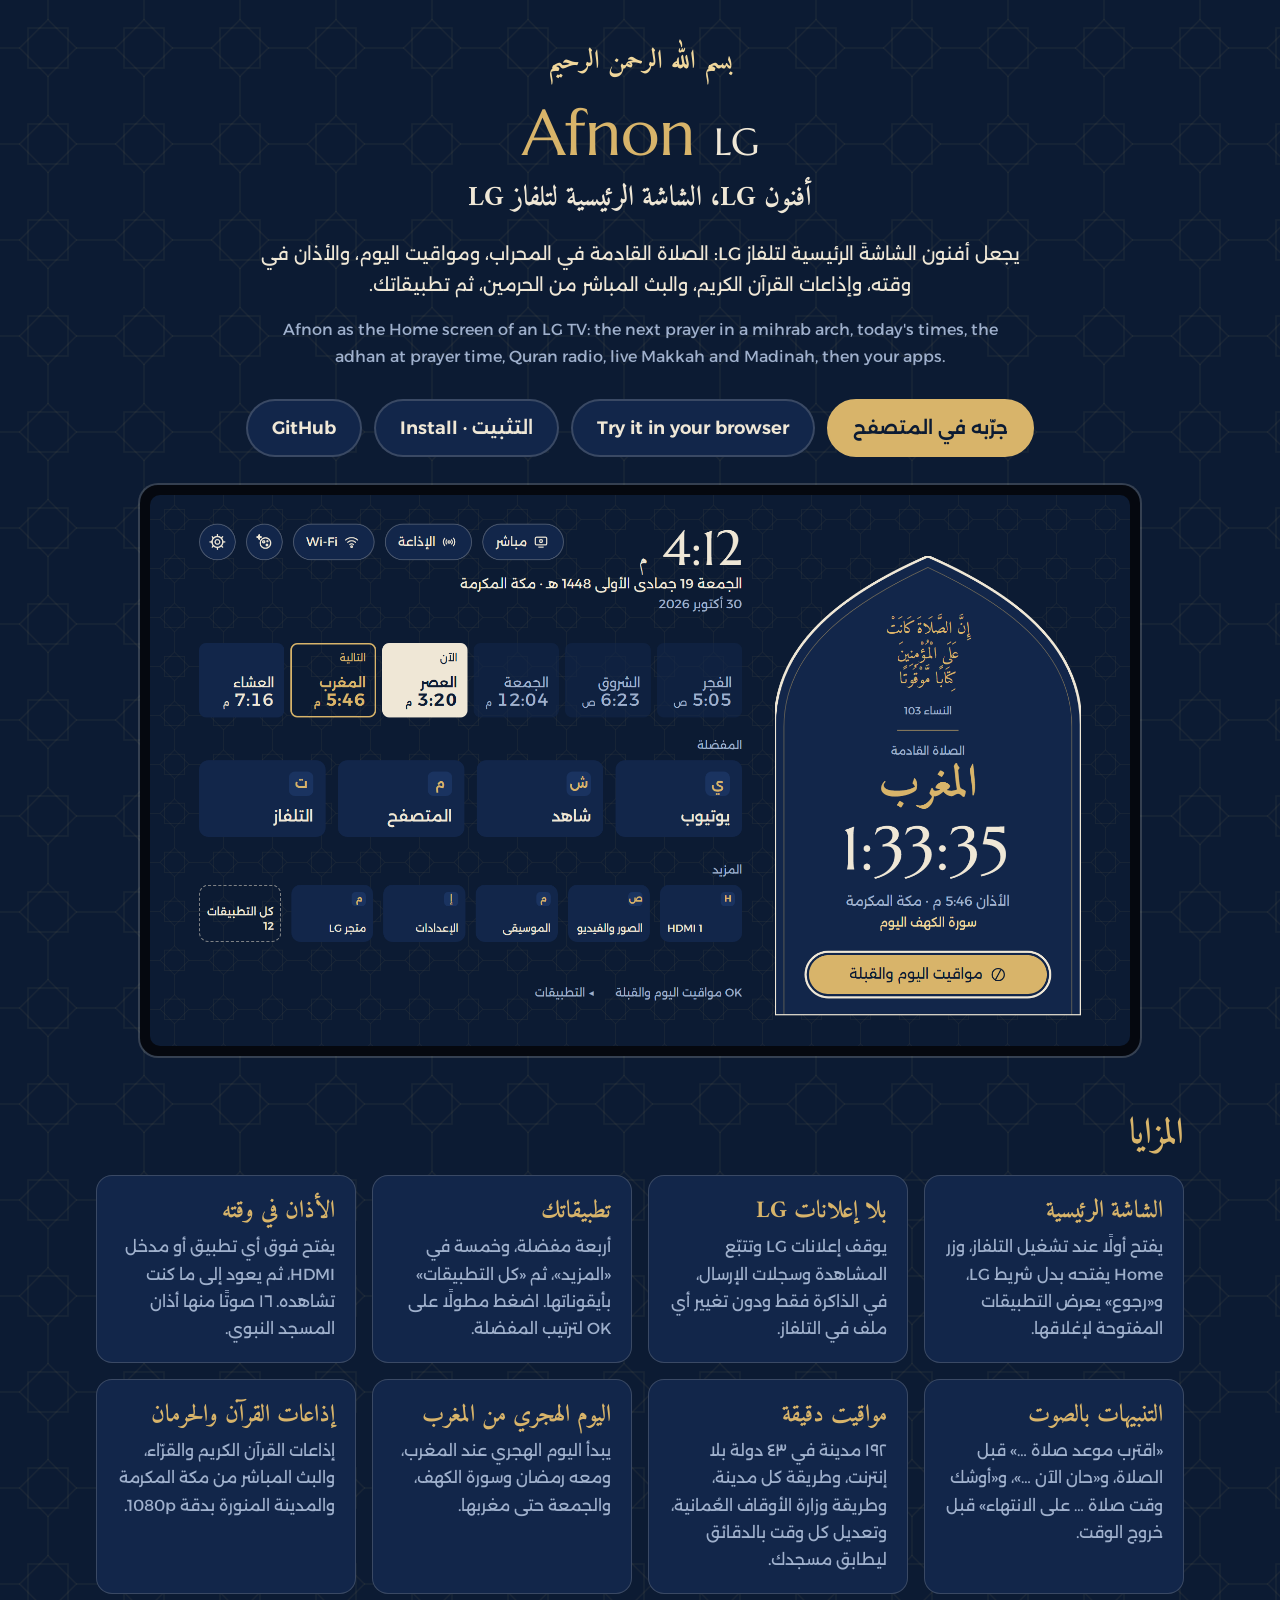
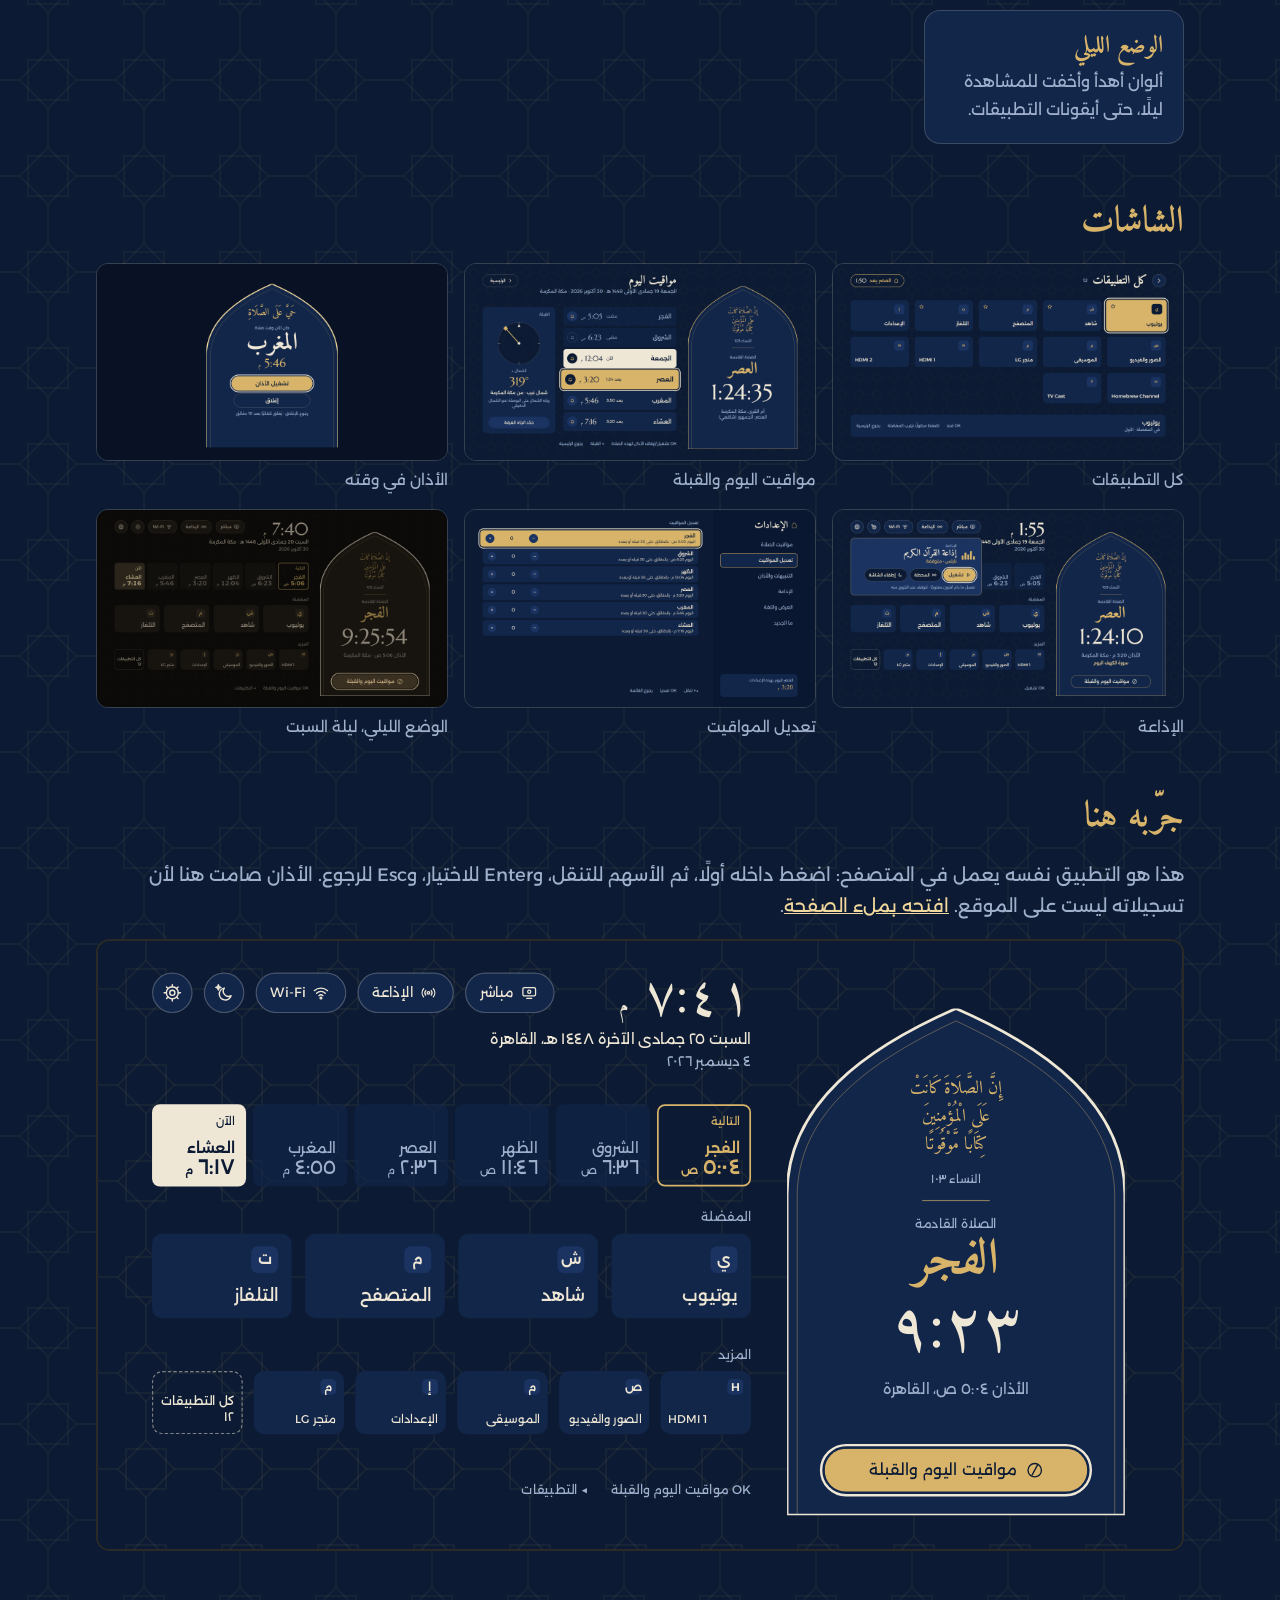
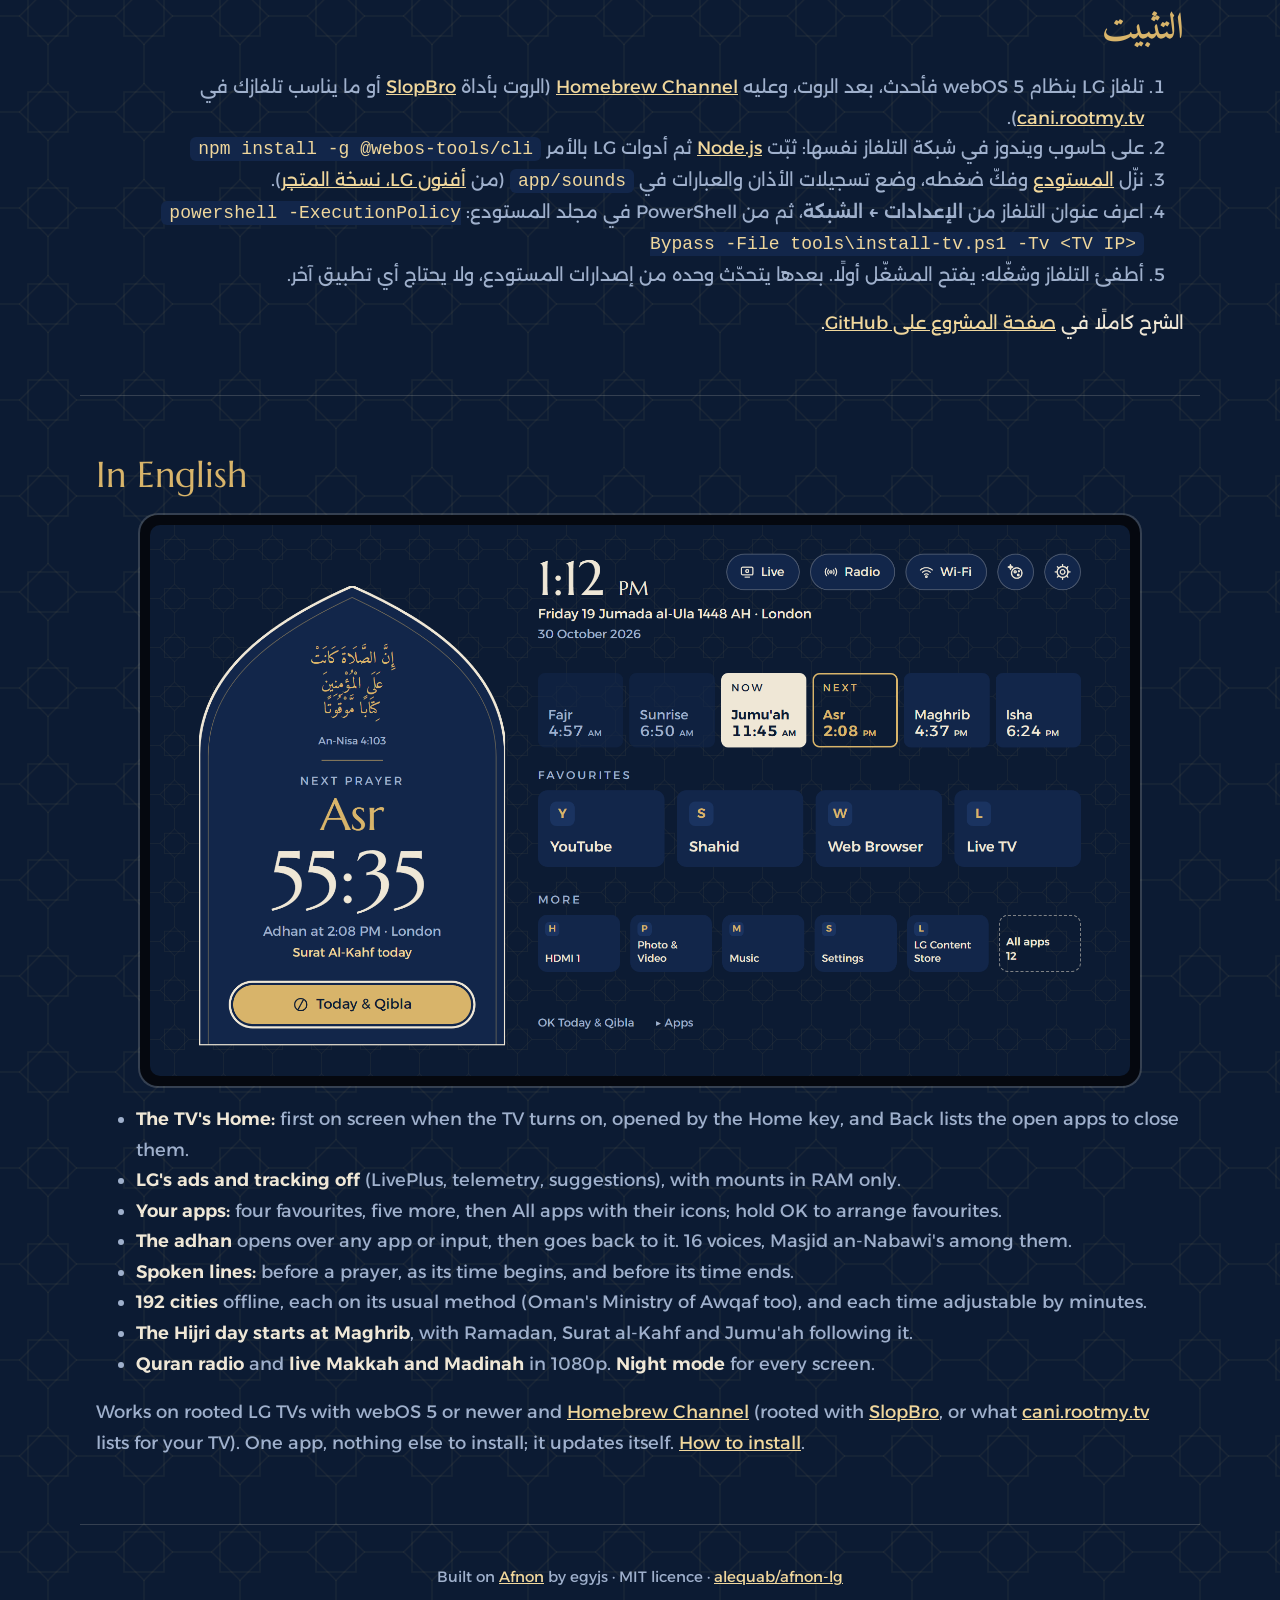
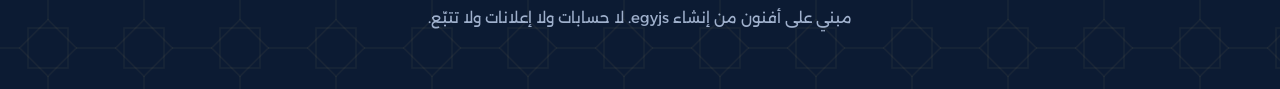
<file: index.html>
<!doctype html>
<html lang="ar" dir="rtl">
<head>
<meta charset="utf-8">
<meta name="viewport" content="width=device-width, initial-scale=1">
<title>أفنون LG · Afnon LG</title>
<meta name="description" content="Afnon LG: Afnon as the Home screen of a rooted LG webOS TV. Prayer times, the adhan, Qibla, Quran radio, live Makkah and Madinah, and your apps.">
<link rel="icon" href="demo/icon.png">
<link rel="stylesheet" href="style.css">
</head>
<body>

<header class="hero">
  <p class="basmala">بسم الله الرحمن الرحيم</p>
  <h1>Afnon <span>LG</span></h1>
  <p class="ar-title">أفنون LG، الشاشة الرئيسية لتلفاز LG</p>
  <p class="lead">يجعل أفنون الشاشةَ الرئيسية لتلفاز LG: الصلاة القادمة في المحراب، ومواقيت اليوم، والأذان في وقته، وإذاعات القرآن الكريم، والبث المباشر من الحرمين، ثم تطبيقاتك.</p>
  <p class="lead en" dir="ltr">Afnon as the Home screen of an LG TV: the next prayer in a mihrab arch, today's times, the adhan at prayer time, Quran radio, live Makkah and Madinah, then your apps.</p>
  <nav class="buttons">
    <a class="btn gold" href="demo/?locale=ar">جرّبه في المتصفح</a>
    <a class="btn" href="demo/?locale=en" dir="ltr">Try it in your browser</a>
    <a class="btn" href="https://github.com/alequab/afnon-lg#install-ar" dir="ltr">Install · التثبيت</a>
    <a class="btn" href="https://github.com/alequab/afnon-lg" dir="ltr">GitHub</a>
  </nav>
  <figure class="tv"><img src="screenshots/home-ar.png" alt="الشاشة الرئيسية" width="1920" height="1080"></figure>
</header>

<main>
  <section>
    <h2>المزايا</h2>
    <div class="grid">
      <article><h3>الشاشة الرئيسية</h3><p>يفتح أولًا عند تشغيل التلفاز، وزر Home يفتحه بدل شريط LG، و«رجوع» يعرض التطبيقات المفتوحة لإغلاقها.</p></article>
      <article><h3>بلا إعلانات LG</h3><p>يوقف إعلانات LG وتتبّع المشاهدة وسجلات الإرسال، في الذاكرة فقط ودون تغيير أي ملف في التلفاز.</p></article>
      <article><h3>تطبيقاتك</h3><p>أربعة مفضلة، وخمسة في «المزيد»، ثم «كل التطبيقات» بأيقوناتها. اضغط مطولًا على OK لترتيب المفضلة.</p></article>
      <article><h3>الأذان في وقته</h3><p>يفتح فوق أي تطبيق أو مدخل HDMI، ثم يعود إلى ما كنت تشاهده. ١٦ صوتًا منها أذان المسجد النبوي.</p></article>
      <article><h3>التنبيهات بالصوت</h3><p>«اقترب موعد صلاة …» قبل الصلاة، و«حان الآن …»، و«أوشك وقت صلاة … على الانتهاء» قبل خروج الوقت.</p></article>
      <article><h3>مواقيت دقيقة</h3><p>١٩٢ مدينة في ٤٣ دولة بلا إنترنت، وطريقة كل مدينة، وطريقة وزارة الأوقاف العُمانية، وتعديل كل وقت بالدقائق ليطابق مسجدك.</p></article>
      <article><h3>اليوم الهجري من المغرب</h3><p>يبدأ اليوم الهجري عند المغرب، ومعه رمضان وسورة الكهف، والجمعة حتى مغربها.</p></article>
      <article><h3>إذاعات القرآن والحرمان</h3><p>إذاعات القرآن الكريم والقرّاء، والبث المباشر من مكة المكرمة والمدينة المنورة بدقة 1080p.</p></article>
      <article><h3>الوضع الليلي</h3><p>ألوان أهدأ وأخفت للمشاهدة ليلًا، حتى أيقونات التطبيقات.</p></article>
    </div>
  </section>

  <section>
    <h2>الشاشات</h2>
    <div class="shots">
      <figure><img src="screenshots/apps-ar.png" alt="كل التطبيقات" loading="lazy"><figcaption>كل التطبيقات</figcaption></figure>
      <figure><img src="screenshots/day-ar.png" alt="مواقيت اليوم والقبلة" loading="lazy"><figcaption>مواقيت اليوم والقبلة</figcaption></figure>
      <figure><img src="screenshots/call-ar.png" alt="الأذان" loading="lazy"><figcaption>الأذان في وقته</figcaption></figure>
      <figure><img src="screenshots/radio-ar.png" alt="الإذاعة" loading="lazy"><figcaption>الإذاعة</figcaption></figure>
      <figure><img src="screenshots/settings-ar.png" alt="تعديل المواقيت" loading="lazy"><figcaption>تعديل المواقيت</figcaption></figure>
      <figure><img src="screenshots/night-ar.png" alt="الوضع الليلي" loading="lazy"><figcaption>الوضع الليلي، ليلة السبت</figcaption></figure>
    </div>
  </section>

  <section class="demo">
    <h2>جرّبه هنا</h2>
    <p>هذا هو التطبيق نفسه يعمل في المتصفح: اضغط داخله أولًا، ثم الأسهم للتنقل، وEnter للاختيار، وEsc للرجوع. الأذان صامت هنا لأن تسجيلاته ليست على الموقع. <a href="demo/?locale=ar">افتحه بملء الصفحة</a>.</p>
    <div class="frame"><iframe src="demo/?locale=ar" title="Afnon LG demo" loading="lazy"></iframe></div>
  </section>

  <section>
    <h2>التثبيت</h2>
    <ol>
      <li>تلفاز LG بنظام webOS 5 فأحدث، بعد الروت، وعليه <a href="https://github.com/webosbrew/webos-homebrew-channel" dir="ltr">Homebrew Channel</a>
        (الروت بأداة <a href="https://github.com/throwaway96/slopbro" dir="ltr">SlopBro</a> أو ما يناسب تلفازك في <a href="https://cani.rootmy.tv" dir="ltr">cani.rootmy.tv</a>).</li>
      <li>على حاسوب ويندوز في شبكة التلفاز نفسها: ثبّت <a href="https://nodejs.org">Node.js</a> ثم أدوات LG بالأمر <code dir="ltr">npm install -g @webos-tools/cli</code></li>
      <li>نزّل <a href="https://github.com/alequab/afnon-lg/archive/refs/heads/main.zip">المستودع</a> وفكّ ضغطه، وضع تسجيلات الأذان والعبارات في <code dir="ltr">app/sounds</code> (من <a href="https://github.com/alequab/afnon-webos">أفنون LG، نسخة المتجر</a>).</li>
      <li>اعرف عنوان التلفاز من <b>الإعدادات ← الشبكة</b>، ثم من PowerShell في مجلد المستودع: <code dir="ltr">powershell -ExecutionPolicy Bypass -File tools\install-tv.ps1 -Tv &lt;TV IP&gt;</code></li>
      <li>أطفئ التلفاز وشغّله: يفتح المشغّل أولًا. بعدها يتحدّث وحده من إصدارات المستودع، ولا يحتاج أي تطبيق آخر.</li>
    </ol>
    <p>الشرح كاملًا في <a href="https://github.com/alequab/afnon-lg#install-ar">صفحة المشروع على GitHub</a>.</p>
  </section>
</main>

<section class="english" dir="ltr" lang="en">
  <h2>In English</h2>
  <figure class="tv"><img src="screenshots/home-en.png" alt="Home in English" loading="lazy" width="1920" height="1080"></figure>
  <ul>
    <li><b>The TV's Home:</b> first on screen when the TV turns on, opened by the Home key, and Back lists the open apps to close them.</li>
    <li><b>LG's ads and tracking off</b> (LivePlus, telemetry, suggestions), with mounts in RAM only.</li>
    <li><b>Your apps:</b> four favourites, five more, then All apps with their icons; hold OK to arrange favourites.</li>
    <li><b>The adhan</b> opens over any app or input, then goes back to it. 16 voices, Masjid an-Nabawi's among them.</li>
    <li><b>Spoken lines:</b> before a prayer, as its time begins, and before its time ends.</li>
    <li><b>192 cities</b> offline, each on its usual method (Oman's Ministry of Awqaf too), and each time adjustable by minutes.</li>
    <li><b>The Hijri day starts at Maghrib</b>, with Ramadan, Surat al-Kahf and Jumu'ah following it.</li>
    <li><b>Quran radio</b> and <b>live Makkah and Madinah</b> in 1080p. <b>Night mode</b> for every screen.</li>
  </ul>
  <p>Works on rooted LG TVs with webOS 5 or newer and <a href="https://github.com/webosbrew/webos-homebrew-channel">Homebrew Channel</a>
    (rooted with <a href="https://github.com/throwaway96/slopbro">SlopBro</a>, or what <a href="https://cani.rootmy.tv">cani.rootmy.tv</a> lists for
    your TV). One app, nothing else to install; it updates itself. <a href="https://github.com/alequab/afnon-lg#install">How to install</a>.</p>
</section>

<footer>
  <p>Built on <a href="https://github.com/egyjs/afnon-android-tv-launcher">Afnon</a> by egyjs · MIT licence ·
    <a href="https://github.com/alequab/afnon-lg">alequab/afnon-lg</a></p>
  <p>مبني على أفنون من إنشاء egyjs. لا حسابات ولا إعلانات ولا تتبّع.</p>
</footer>
</body>
</html>
</file>
<file: style.css>
/* Afnon LG's site: the launcher's own colours and fonts (the demo's), lapis and gold. */
@font-face { font-family: 'Alexandria'; src: url(demo/fonts/alexandria_regular.ttf); font-weight: 400; }
@font-face { font-family: 'Alexandria'; src: url(demo/fonts/alexandria_semibold.ttf); font-weight: 600; }
@font-face { font-family: 'Amiri'; src: url(demo/fonts/amiri_bold.ttf); font-weight: 700; }
@font-face { font-family: 'Marcellus'; src: url(demo/fonts/marcellus_regular.ttf); font-weight: 400; }

:root { --lapis9: #0C1B33; --lapis8: #12264A; --lapis7: #1A3360; --gold: #D8B46A; --gold2: #F0D79C; --ink: #EFE7D6; --mist: #9FB0CC; --line: rgba(239,231,214,0.18); }
* { box-sizing: border-box; }
html { background: var(--lapis9); }
body { margin: 0; color: var(--ink); font: 400 18px/1.7 Alexandria, system-ui, sans-serif;
  background: var(--lapis9) url("data:image/svg+xml,%3Csvg xmlns='http://www.w3.org/2000/svg' width='96' height='96'%3E%3Cg fill='none' stroke='rgba(216,180,106,0.06)' stroke-width='1.5'%3E%3Crect x='28' y='28' width='40' height='40'/%3E%3Crect x='28' y='28' width='40' height='40' transform='rotate(45 48 48)'/%3E%3Cpath d='M0 48H20M76 48H96M48 0V20M48 76V96'/%3E%3C/g%3E%3C/svg%3E"); }
a { color: var(--gold2); }
main, .hero, .english, footer { max-width: 1120px; margin: 0 auto; padding: 0 16px; }
h1, h2, h3 { font-family: Amiri, serif; font-weight: 700; color: var(--gold); line-height: 1.3; }
[lang=en] h2, h1 { font-family: Marcellus, Amiri, serif; font-weight: 400; }
h1 { font-size: clamp(36px, 7vw, 64px); margin: 8px 0 0; direction: ltr; }
h1 span { color: var(--ink); font-size: 0.6em; }
h2 { font-size: 36px; margin: 56px 0 16px; }
h3 { font-size: 24px; margin: 0 0 6px; }
.hero { text-align: center; padding-top: 40px; }
.basmala { font-family: Amiri, serif; font-size: 26px; color: var(--gold2); margin: 0; }
.ar-title { font-family: Amiri, serif; font-size: 28px; margin: 0; }
.lead { max-width: 760px; margin: 16px auto 0; color: var(--ink); }
.lead.en { color: var(--mist); font-size: 16px; }
.buttons { display: flex; flex-wrap: wrap; gap: 12px; justify-content: center; margin: 28px 0; }
.btn { display: inline-block; padding: 12px 24px; border-radius: 999px; border: 2px solid var(--line); background: var(--lapis8); color: var(--ink); text-decoration: none; font-weight: 600; }
.btn.gold { background: var(--gold); border-color: var(--gold); color: var(--lapis9); }
.btn:hover, .btn:focus { border-color: var(--gold); outline: none; }
.tv { margin: 16px auto 0; padding: 10px; border-radius: 18px; background: #05080f; box-shadow: 0 0 0 2px var(--line); max-width: 1000px; }
.tv img { display: block; width: 100%; height: auto; border-radius: 10px; }
.grid { display: grid; grid-template-columns: repeat(auto-fill, minmax(240px, 1fr)); gap: 16px; }
.grid article { background: var(--lapis8); border: 1px solid var(--line); border-radius: 16px; padding: 20px; }
.grid p { margin: 0; color: var(--mist); font-size: 16px; }
.shots { display: grid; grid-template-columns: repeat(auto-fill, minmax(320px, 1fr)); gap: 16px; }
.shots figure { margin: 0; }
.shots img { width: 100%; height: auto; border-radius: 12px; border: 1px solid var(--line); display: block; }
figcaption { color: var(--mist); font-size: 15px; margin-top: 6px; }
.frame { position: relative; width: 100%; aspect-ratio: 16 / 9; border-radius: 14px; overflow: hidden; border: 2px solid var(--line); background: #000; }
.frame iframe { position: absolute; inset: 0; width: 100%; height: 100%; border: 0; }
.demo p, ol, .english p, .english ul { color: var(--mist); }
code { background: var(--lapis8); padding: 2px 8px; border-radius: 6px; color: var(--gold2); }
.english { border-top: 1px solid var(--line); margin-top: 56px; padding-bottom: 8px; }
.english b { color: var(--ink); }
footer { border-top: 1px solid var(--line); margin-top: 40px; padding: 24px 16px 48px; color: var(--mist); font-size: 15px; text-align: center; }
</file>
